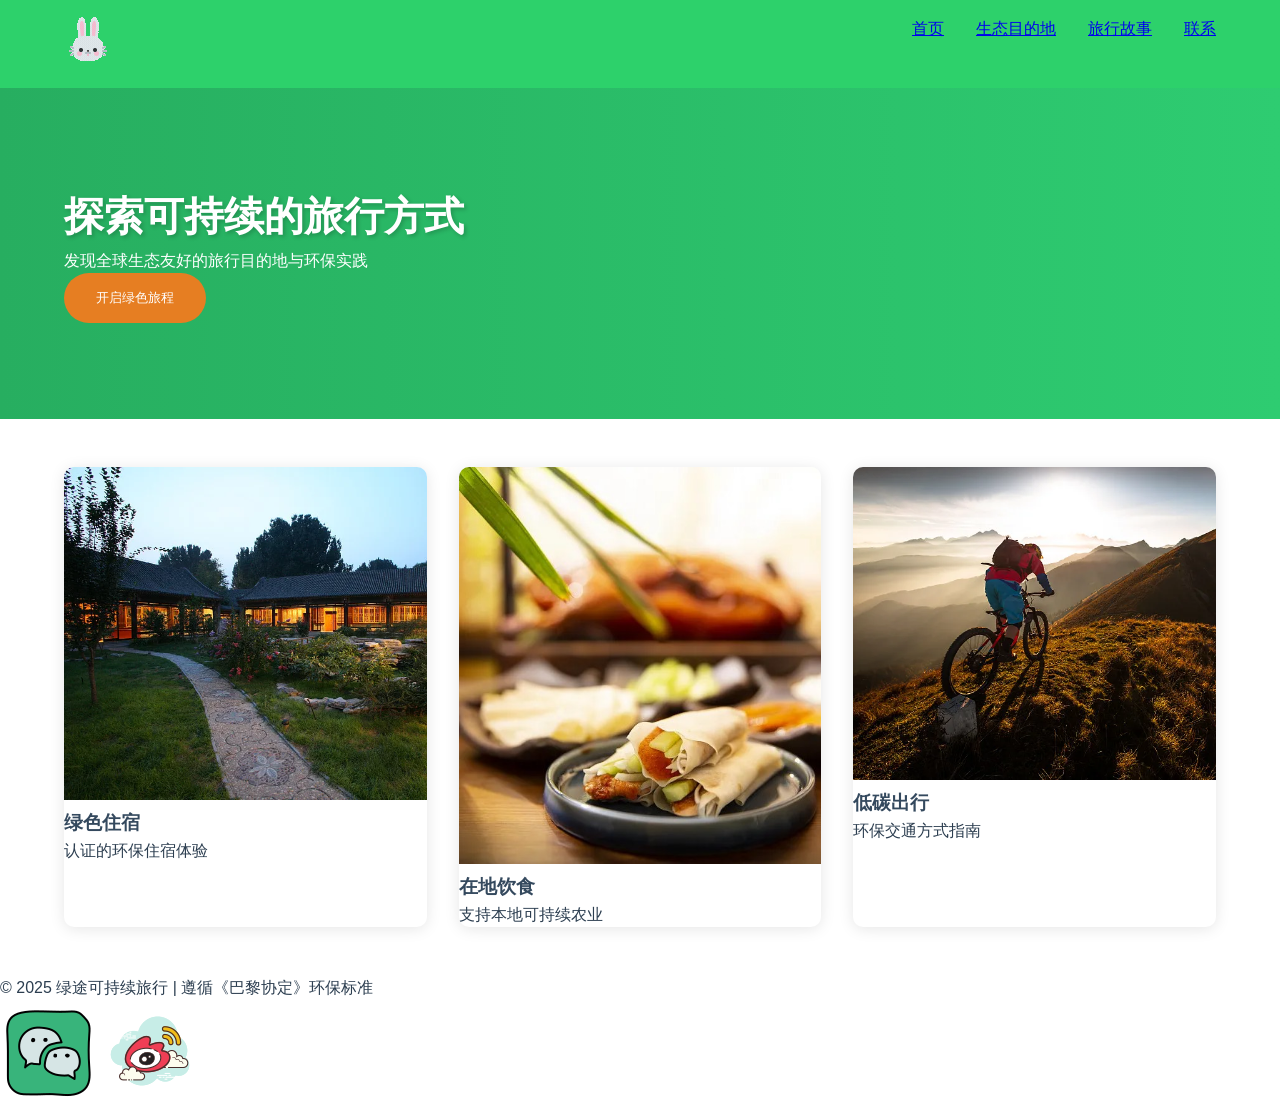
<file: 前端html网页开发展示/Xc24590104 杨济同 探索可持续的旅行方式/3.html>
<!DOCTYPE html>
<html lang="zh-CN">
<head>
    <meta charset="UTF-8">
    <meta name="viewport" content="width=device-width, initial-scale=1.0">
    <title>绿途 - 可持续旅行指南</title>
    <link rel="stylesheet" href="css/s.css">
</head>
<body>
    <!-- 页眉 -->
    <header class="main-header">
        <nav class="navbar">
            <div class="logo">
                <img src="images/1012.gif" alt="绿途可持续旅行">
            </div>
            <ul class="nav-links">
                <li><a href="3.html">首页</a></li>
                <li><a href="4.html">生态目的地</a></li>
                <li><a href="5.html">旅行故事</a></li>
                <li><a href="6.html">联系</a></li>
            </ul>
        </nav>
    </header>

    <!-- 主内容区 -->
    <main>
        <!-- 英雄区域 -->
        <section class="hero">
            <div class="hero-content">
                <h1>探索可持续的旅行方式</h1>
                <p>发现全球生态友好的旅行目的地与环保实践</p>
                <a href="4.html"><button class="cta-button">开启绿色旅程</button></a>
            </div>
        </section>

        <!-- 特色卡片 -->
        <section class="features">
            <article class="card">
                <img src="images/6.jpg" alt="生态旅馆">
                <h3>绿色住宿</h3>
                <p>认证的环保住宿体验</p>
            </article>
            <article class="card">
                <img src="images/7.jpg" alt="当地美食">
                <h3>在地饮食</h3>
                <p>支持本地可持续农业</p>
            </article>
            <article class="card">
                <img src="images/8.jpg" alt="低碳交通">
                <h3>低碳出行</h3>
                <p>环保交通方式指南</p>
            </article>
        </section>
    </main>

    <!-- 页脚 -->
    <footer class="main-footer">
        <div class="footer-content">
            <p>© 2025 绿途可持续旅行 | 遵循《巴黎协定》环保标准</p>
            <div class="social-links">
                <a href="https://weixin.qq.com/"><img src="images/wechat1.png" alt="微信"></a>
                <a href="https://weibo.com/newlogin?tabtype=weibo&gid=102803&openLoginLayer=0&url=https%3A%2F%2Fwww.weibo.com%2F"><img src="images/weibo1.gif" alt="微博"></a>
            </div>
        </div>
    </footer>
</body>
</html>
</file>
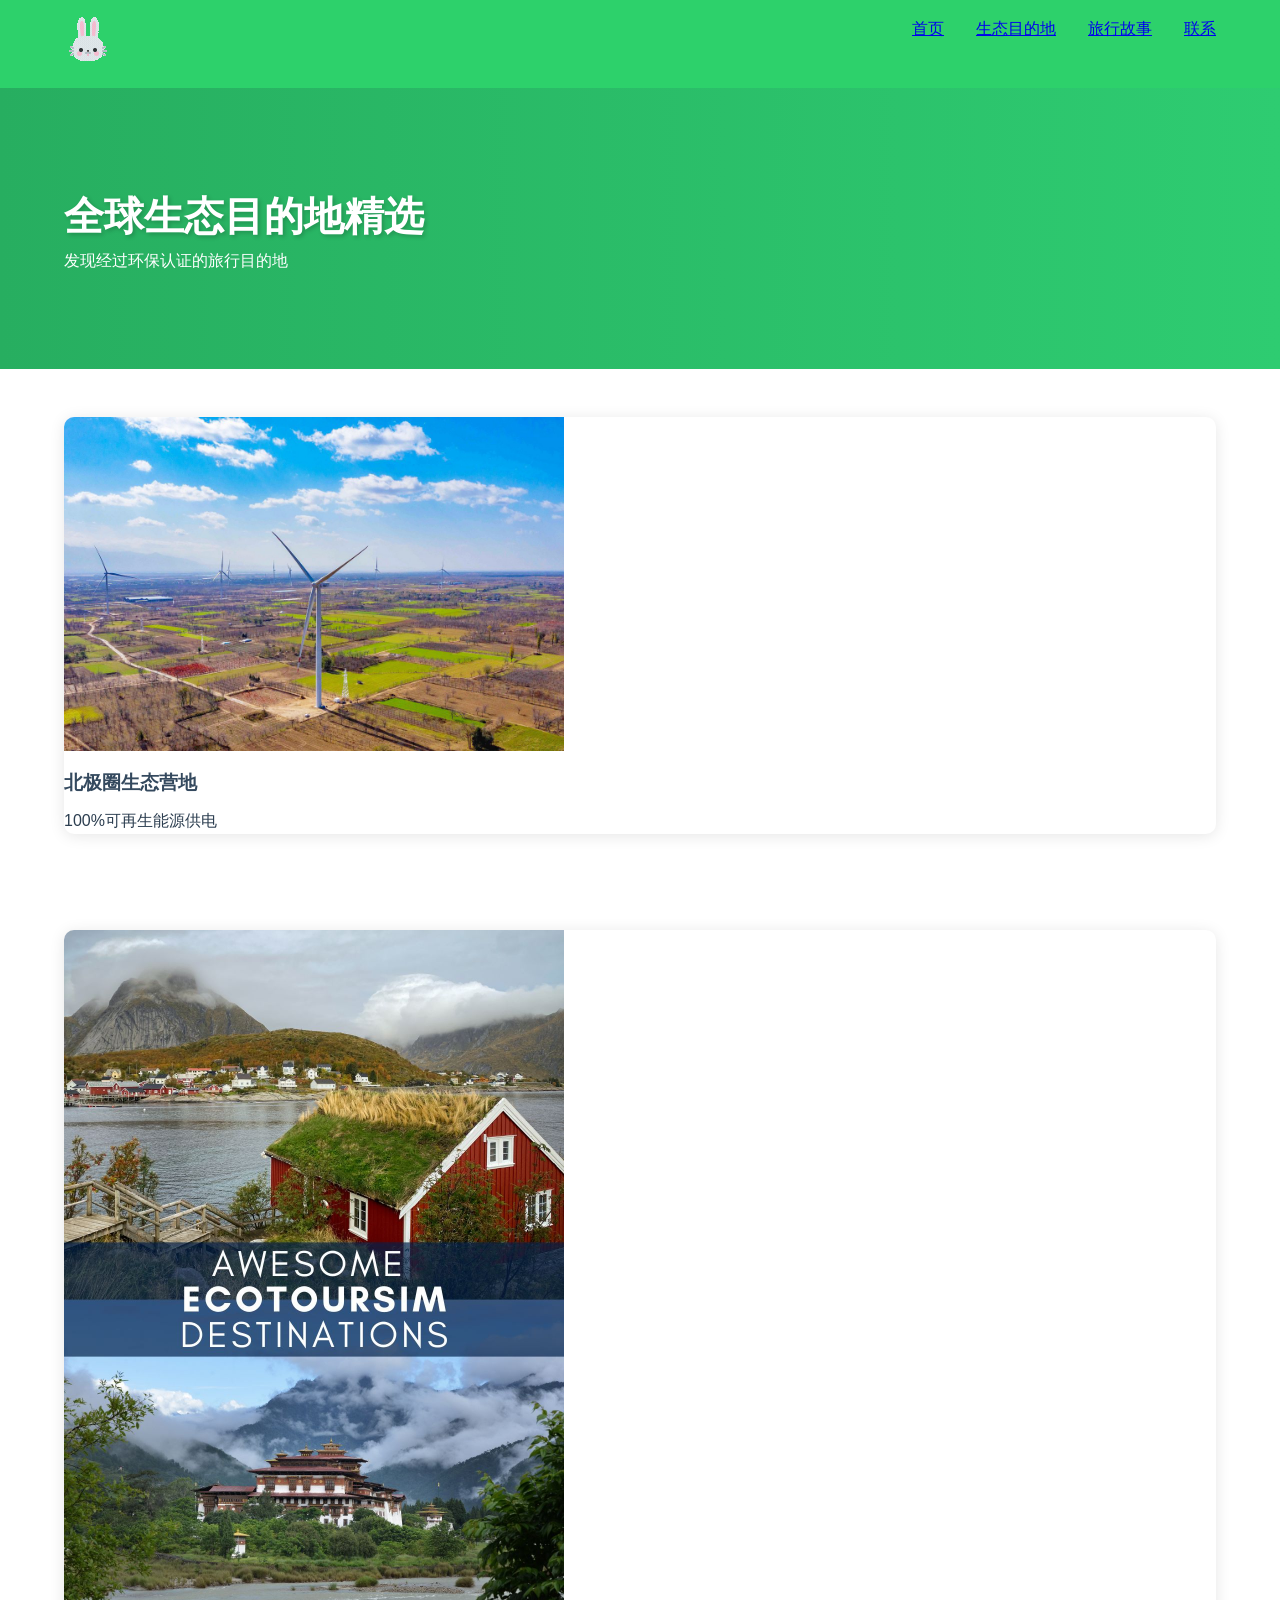
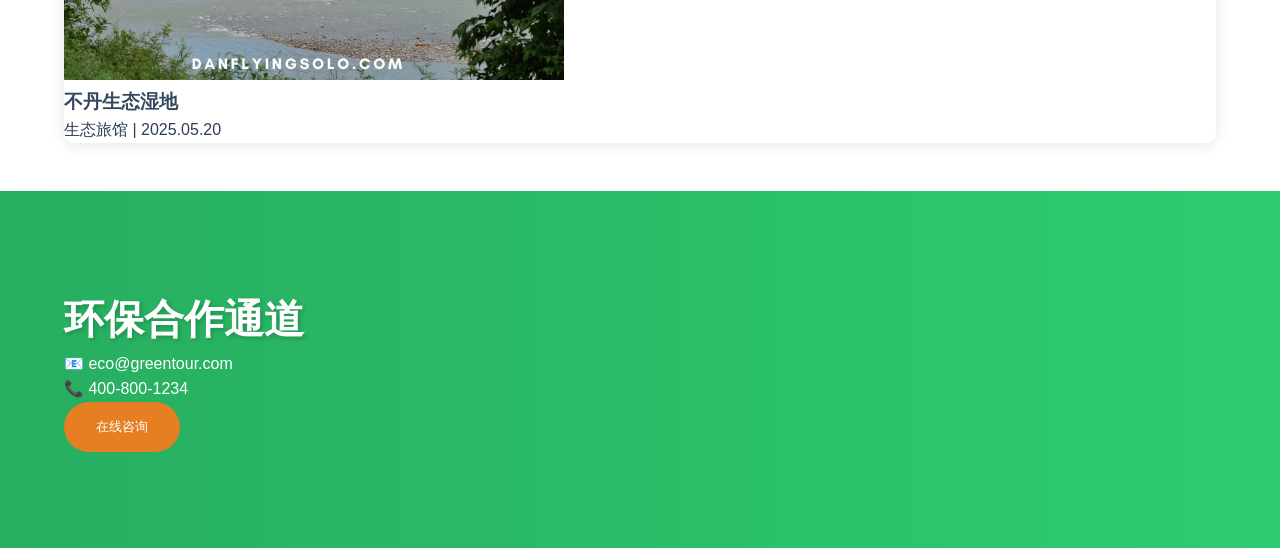
<file: 前端html网页开发展示/Xc24590104 杨济同 探索可持续的旅行方式/4.html>
<!-- destinations.html 生态目的地 -->
<!DOCTYPE html>
<html lang="zh-CN">
<head>
    <meta charset="UTF-8">
    <title>生态目的地 - 绿途</title>
    <link rel="stylesheet" href="css/s.css">
</head>
<body>
    <header class="main-header">
        <nav class="navbar">
            <div class="logo">
                <img src="images/1012.gif" alt="绿途可持续旅行">
            </div>
            <ul class="nav-links">
                <li><a href="3.html">首页</a></li>
                <li class="active"><a href="4.html">生态目的地</a></li>
                <li><a href="5.html">旅行故事</a></li>
                <li><a href="6.html">联系</a></li>
            </ul>
        </nav>
    </header>

    <main>
        <section class="hero">
            <div class="hero-content">
                <h1>全球生态目的地精选</h1>
                <p>发现经过环保认证的旅行目的地</p>
            </div>
        </section>

        <section class="features">
            <article class="card">
                <img src="images/9999.jpg" alt="挪威生态营地">
                <h3 class="card-text">北极圈生态营地</h3>
                <p class="card-text">100%可再生能源供电</p>
            </article>
            <!-- 更多卡片... -->
        </section>
    </main>
</body>
</html>
<body>
    <main>
        <section class="features">
            <article class="card">
                <img src="images/10.jpg" alt="巴厘岛故事">
                <h3>不丹生态湿地</h3>
                <p>生态旅馆 | 2025.05.20</p>
            </article>
            <!-- 更多故事... -->
        </section>
    </main>
</body>
</html>

<!-- contact.html 联系 -->
<!DOCTYPE html>
<html lang="zh-CN">
<head>
    <meta charset="UTF-8">
    <title>联系我们 - 绿途</title>
    <link rel="stylesheet" href="css/s.css">
</head>
<body>

    <main>
        <section class="hero">
            <div class="hero-content">
                <h1>环保合作通道</h1>
                <div class="contact-box">
                    <p>📧 eco@greentour.com</p>
                    <p>📞 400-800-1234</p>
                    <a href="6.html"><button class="cta-button">在线咨询</button></a>
                </div>
            </div>
        </section>
    </main>
</body>
</html>
</file>
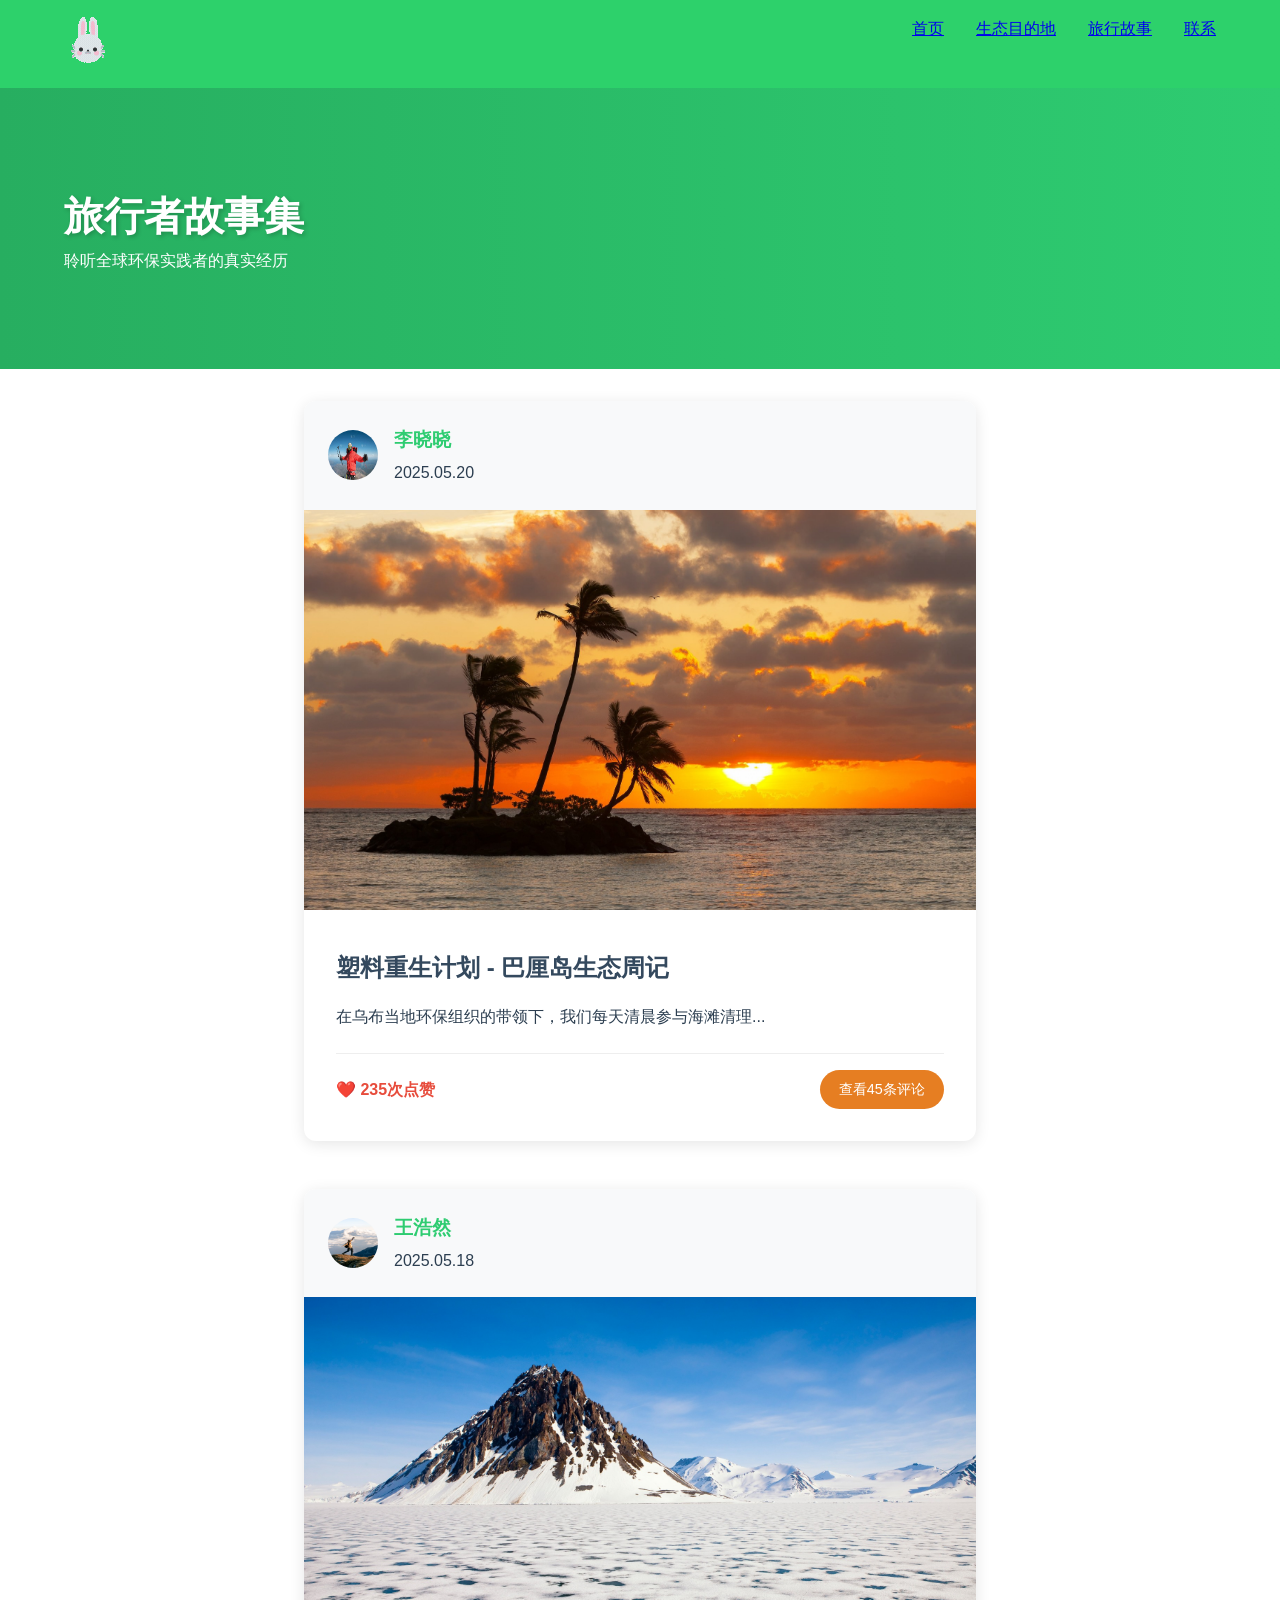
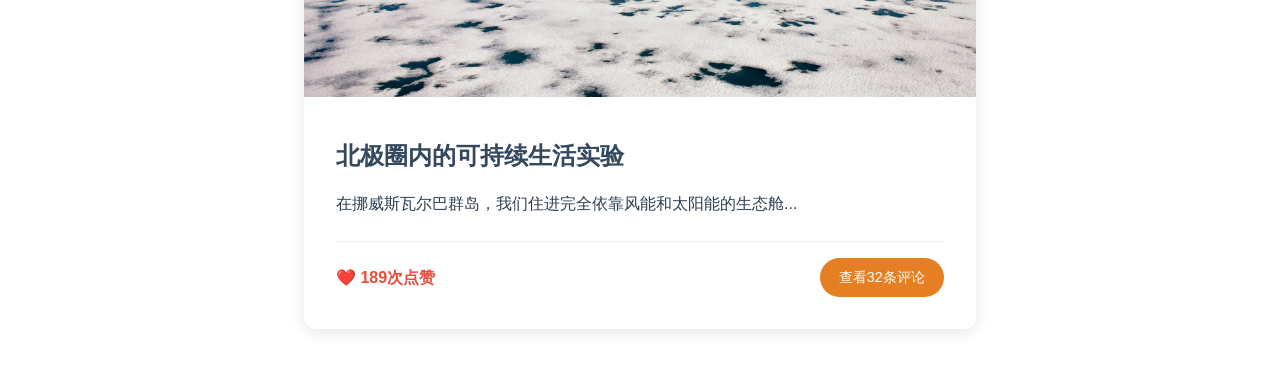
<file: 前端html网页开发展示/Xc24590104 杨济同 探索可持续的旅行方式/5.html>
<!DOCTYPE html>
<html lang="zh-CN">
<head>
    <meta charset="UTF-8">
    <title>旅行故事 - 绿途</title>
    <link rel="stylesheet" href="css/s.css">
</head>
<body>
    <header class="main-header">
        <nav class="navbar">
            <div class="logo">
                <img src="images/1012.gif" alt="绿途可持续旅行">
            </div>
            <ul class="nav-links">
                <li><a href="3.html">首页</a></li>
                <li><a href="4.html">生态目的地</a></li>
                <li class="active"><a href="5.html">旅行故事</a></li>
                <li><a href="6.html">联系</a></li>
            </ul>
        </nav>
    </header>
    <main>
        <section class="hero">
            <div class="hero-content">
                <h1>旅行者故事集</h1>
                <p>聆听全球环保实践者的真实经历</p>
            </div>
        </section>
        <section class="story-container">
            <!-- 故事卡片1 -->
            <article class="story-card">
                <div class="story-header">
                    <img src="images/777.jpg" alt="旅行者" class="avatar">
                    <div class="author-info">
                        <h3>李晓晓</h3>
                        <time>2025.05.20</time>
                    </div>
                </div>
                <img src="images/111.jpg" alt="巴厘岛故事" class="story-img">
                <div class="story-content">
                    <h2>塑料重生计划 - 巴厘岛生态周记</h2>
                    <p>在乌布当地环保组织的带领下，我们每天清晨参与海滩清理...</p>
                    <div class="interaction">
                        <span class="likes">❤️ 235次点赞</span>
                        <a href="#" class="cta-button mini" onclick="toggleComments(this, event)">查看45条评论</a>
                    </div>
                    <div class="comments" style="display: none;">
                        <h3>评论区</h3>
                        <ul>
                            <li>李小勇：这个项目太棒了，希望能有更多人参与！</li>
                            <li>冯大吉：海滩清理很有意义，期待看到更多成果。</li>
                            <!-- 更多评论 -->
                        </ul>
                    </div>
                </div>
            </article>
            <!-- 故事卡片2 -->
            <article class="story-card">
                <div class="story-header">
                    <img src="images/666.jpg" alt="旅行者" class="avatar">
                    <div class="author-info">
                        <h3>王浩然</h3>
                        <time>2025.05.18</time>
                    </div>
                </div>
                <img src="images/555.jpg" alt="北欧故事" class="story-img">
                <div class="story-content">
                    <h2>北极圈内的可持续生活实验</h2>
                    <p>在挪威斯瓦尔巴群岛，我们住进完全依靠风能和太阳能的生态舱...</p>
                    <div class="interaction">
                        <span class="likes">❤️ 189次点赞</span>
                        <a href="#" class="cta-button mini" onclick="toggleComments(this, event)">查看32条评论</a>
                    </div>
                    <div class="comments" style="display: none;">
                        <h3>评论区</h3>
                        <ul>
                            <li>用户C：好想去体验这种生活！</li>
                            <li>用户D：很有创意的实验，为环保助力。</li>
                            <!-- 更多评论 -->
                        </ul>
                    </div>
                </div>
            </article>
        </section>
    </main>
    <footer class="main-footer">
        <!-- 与首页相同的页脚 -->
    </footer>
    <script>
        function toggleComments(button, event) {
            event.preventDefault();
            const comments = button.parentNode.nextElementSibling;
            if (comments.style.display === "none") {
                comments.style.display = "block";
                button.textContent = "收起评论";
                comments.scrollIntoView({ behavior: 'smooth', block: 'center' });
            } else {
                comments.style.display = "none";
                button.textContent = "查看评论";
            }
        }
    </script>
</body>
</html>
</file>
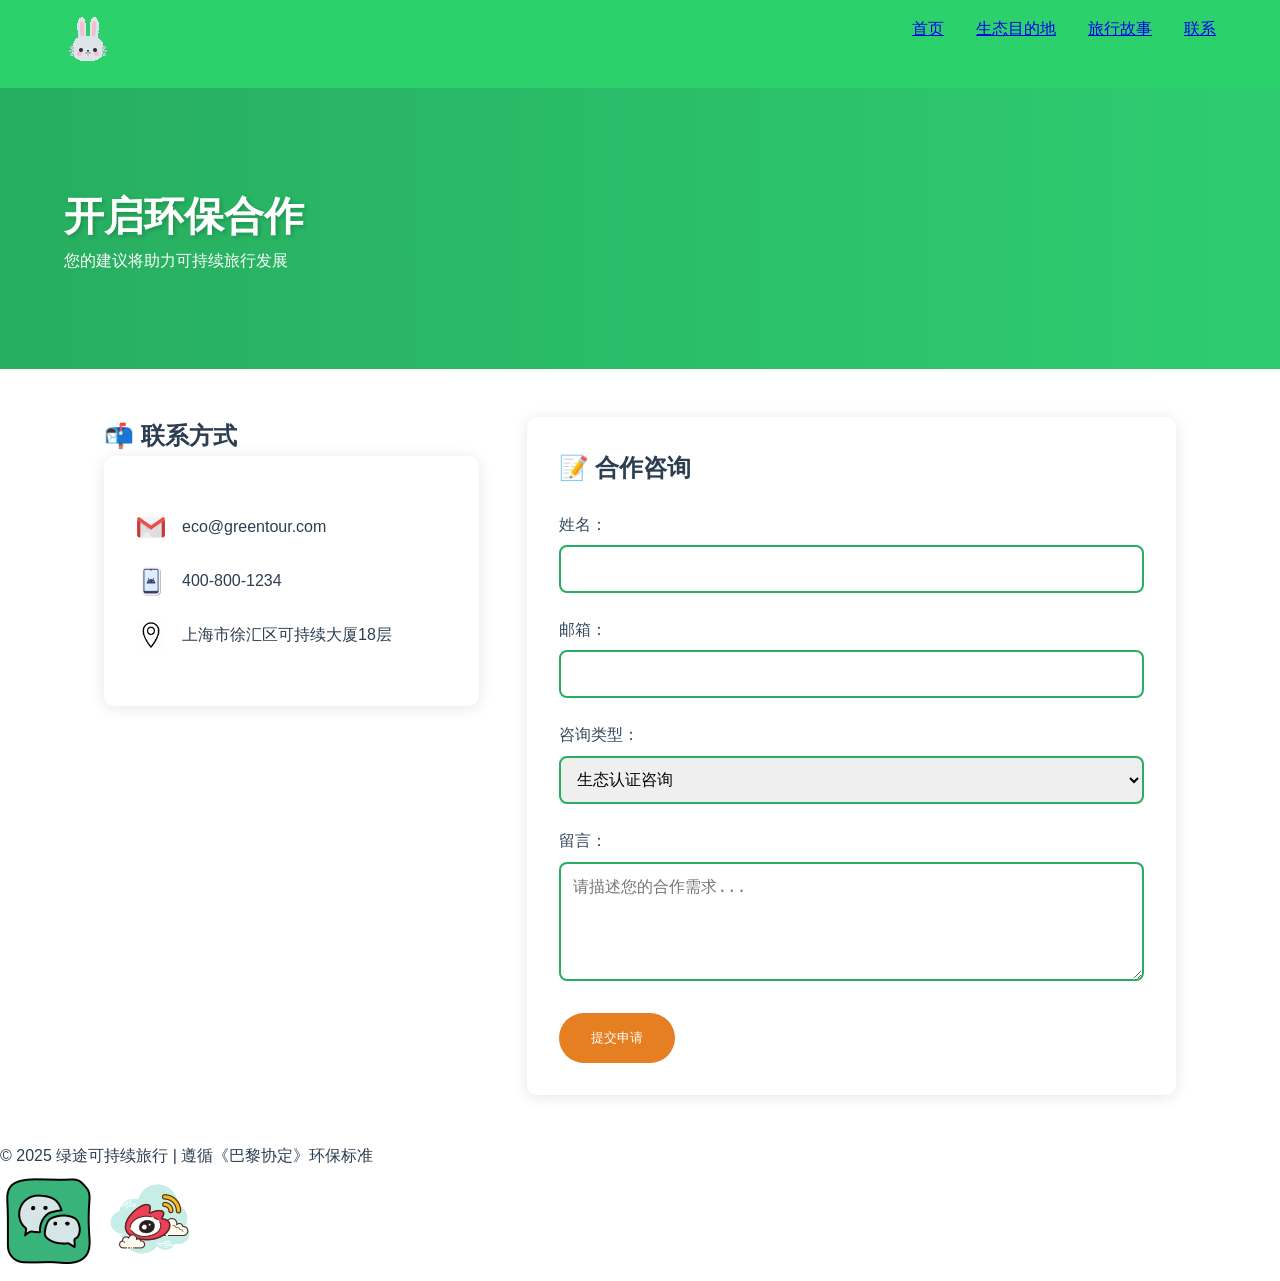
<file: 前端html网页开发展示/Xc24590104 杨济同 探索可持续的旅行方式/6.html>
<!-- contact.html -->
<!DOCTYPE html>
<html lang="zh-CN">
<head>
    <meta charset="UTF-8">
    <title>联系我们 - 绿途</title>
    <link rel="stylesheet" href="css/s.css">
</head>
<body>
    <header class="main-header">
        <nav class="navbar">
            <div class="logo">
                <img src="images/1012.gif" alt="绿途可持续旅行">
            </div>
            <ul class="nav-links">
                <li><a href="3.html">首页</a></li>
                <li><a href="4.html">生态目的地</a></li>
                <li><a href="5.html">旅行故事</a></li>
                <li class="active"><a href="6.html">联系</a></li>
            </ul>
        </nav>
    </header>

    <main>
        <section class="hero">
            <div class="hero-content">
                <h1>开启环保合作</h1>
                <p>您的建议将助力可持续旅行发展</p>
            </div>
        </section>

        <section class="contact-container">
            <div class="contact-info">
                <h2>📬 联系方式</h2>
                <div class="info-card">
                    <div class="info-item">
                        <img src="images/888.gif" alt="邮箱">
                        <p>eco@greentour.com</p>
                    </div>
                    <div class="info-item">
                        <img src="images/1111.gif" alt="电话">
                        <p>400-800-1234</p>
                    </div>
                    <div class="info-item">
                        <img src="images/6666.gif" alt="地址">
                        <p>上海市徐汇区可持续大厦18层</p>
                    </div>
                </div>
            </div>

            <form class="contact-form">
                <h2>📝 合作咨询</h2>
                <div class="form-group">
                    <label>姓名：</label>
                    <input type="text" required>
                </div>
                <div class="form-group">
                    <label>邮箱：</label>
                    <input type="email" required>
                </div>
                <div class="form-group">
                    <label>咨询类型：</label>
                    <select>
                        <option>生态认证咨询</option>
                        <option>社区合作</option>
                        <option>媒体合作</option>
                        <option>其他</option>
                    </select>
                </div>
                <div class="form-group">
                    <label>留言：</label>
                    <textarea rows="5" placeholder="请描述您的合作需求..."></textarea>
                </div>
                <button type="submit" class="cta-button">提交申请</button>
            </form>
        </section>
    </main>

    <footer class="main-footer">
        <div class="footer-content">
            <p>© 2025 绿途可持续旅行 | 遵循《巴黎协定》环保标准</p>
            <div class="social-links">
                <a href="https://weixin.qq.com/"><img src="images/wechat1.png" alt="微信"></a>
                <a href="https://weibo.com/"><img src="images/weibo1.gif" alt="微博"></a>
            </div>
        </div>
    </footer>
</body>
</html>
</file>
<file: 前端html网页开发展示/Xc24590104 杨济同 探索可持续的旅行方式/css/s.css>
/* css/style.css */
/* 通用样式 */
* {
  margin: 0;
  padding: 0;
  box-sizing: border-box;
}

body {
  font-family: 'Open Sans', sans-serif;
  line-height: 1.6;
  color: #2c3e50;
}

/* 导航栏 */
.navbar {
  display: flex;
  justify-content: space-between;
  padding: 1rem 5%;
  background: rgba(34, 207, 100, 0.95);
}

.nav-links {
  display: flex;
  gap: 2rem;
  list-style: none;
}

/* 响应式设计 */
@media (max-width: 768px) {
  .nav-links {
      flex-direction: column;
  }
}

/* 卡片布局 */
.features {
  display: flex;
  gap: 2rem;
  padding: 3rem 5%;
  flex-wrap: wrap;
}

.card-text{
    padding: 10px 0px 0px 0px;
}
.card {
  flex: 1 1 300px;
  background: #fff;
  border-radius: 10px;
  box-shadow: 0 2px 15px rgba(0,0,0,0.1);
  overflow: hidden;
  transition: transform 0.3s ease;
}
.card img{
    width: 500px;

}
.card:hover {
  transform: translateY(-5px);
}

/* 色彩方案 */
.hero {
  background: linear-gradient(to right, #27ae60, #2ecc71);
  color: white;
  padding: 6rem 5%;
}

.cta-button {
  display: inline-block;
  background: #e67e22;
  color: white;
  padding: 1rem 2rem;
  border: none;
  border-radius: 25px;
  cursor: pointer;
  transition: background 0.3s;
  text-decoration: none;
}

/* 悬停状态 */
.cta-button:hover {
  color: #27ae60 !important; /* 主品牌绿色 */
  transform: translateY(-2px);
}

/* 点击状态 */
.cta-button:active {
  color: #219653 !important; /* 深绿色 */
}
/* 浏览器兼容 */
button::-moz-focus-inner {
  border: 0;
}

/* 视觉增强 */
h1 {
  font-size: 2.5rem;
  text-shadow: 2px 2px 4px rgba(0,0,0,0.2);
}

.card h3 {
  font-family: 'Roboto', sans-serif;
  color: #34495e;
}
/* 在s.css中添加以下样式 */
.story-container {
    max-width: 800px;
    margin: 2rem auto;
    padding: 0 5%;
}

.story-card {
    background: #fff;
    border-radius: 12px;
    box-shadow: 0 3px 15px rgba(0,0,0,0.1);
    margin-bottom: 3rem;
    overflow: hidden;
}

.story-header {
    display: flex;
    align-items: center;
    padding: 1.5rem;
    background: #f8f9fa;
}

.avatar {
    width: 50px;
    height: 50px;
    border-radius: 50%;
    margin-right: 1rem;
}

.author-info h3 {
    color: #2ecc71;
    margin-bottom: 0.3rem;
}

.story-img {
    width: 100%;
    height: 400px;
    object-fit: cover;
}

.story-content {
    padding: 2rem;
}

.story-content h2 {
    color: #34495e;
    margin-bottom: 1rem;
}

.interaction {
    display: flex;
    justify-content: space-between;
    align-items: center;
    margin-top: 1.5rem;
    padding-top: 1rem;
    border-top: 1px solid #eee;
}

.cta-button.mini {
    padding: 0.5rem 1.2rem;
    font-size: 0.9em;
}

.likes {
    color: #e74c3c;
    font-weight: bold;
}

@media (max-width: 768px) {
    .story-img {
        height: 250px;
    }
}
.comments {
    margin-top: 1rem;
    padding: 1rem;
    background-color: #f9f9f9;
    border-radius: 8px;
    box-shadow: 0 2px 5px rgba(0, 0, 0, 0.1);
}
.comments h3 {
    color: #34495e;
    margin-bottom: 0.5rem;
}
.comments ul {
    list-style-type: none;
    padding: 0;
}
.comments li {
    margin-bottom: 0.5rem;
    line-height: 1.5;
}

.contact-container {
    max-width: 1200px;
    margin: 3rem auto;
    padding: 0 5%;
    display: flex;
    gap: 3rem;
    flex-wrap: wrap;
}

.contact-info {
    flex: 1 1 300px;
}

.info-card {
    background: #fff;
    padding: 2rem;
    border-radius: 10px;
    box-shadow: 0 2px 15px rgba(0,0,0,0.1);
}

.info-item {
    display: flex;
    align-items: center;
    gap: 1rem;
    margin: 1.5rem 0;
}

.info-item img {
    width: 30px;
    height: 30px;
}

.contact-form {
    flex: 2 1 500px;
    background: #fff;
    padding: 2rem;
    border-radius: 10px;
    box-shadow: 0 2px 15px rgba(0,0,0,0.1);
}

.form-group {
    margin: 1.5rem 0;
}

.form-group label {
    display: block;
    margin-bottom: 0.5rem;
    color: #34495e;
}

.form-group input,
.form-group select,
.form-group textarea {
    width: 100%;
    padding: 0.8rem;
    border: 2px solid #27ae60;
    border-radius: 8px;
    font-size: 1rem;
}

.form-group textarea {
    resize: vertical;
}

@media (max-width: 768px) {
    .contact-container {
        flex-direction: column;
    }
    
    .info-item {
        flex-direction: column;
        text-align: center;
    }
}
</file>
